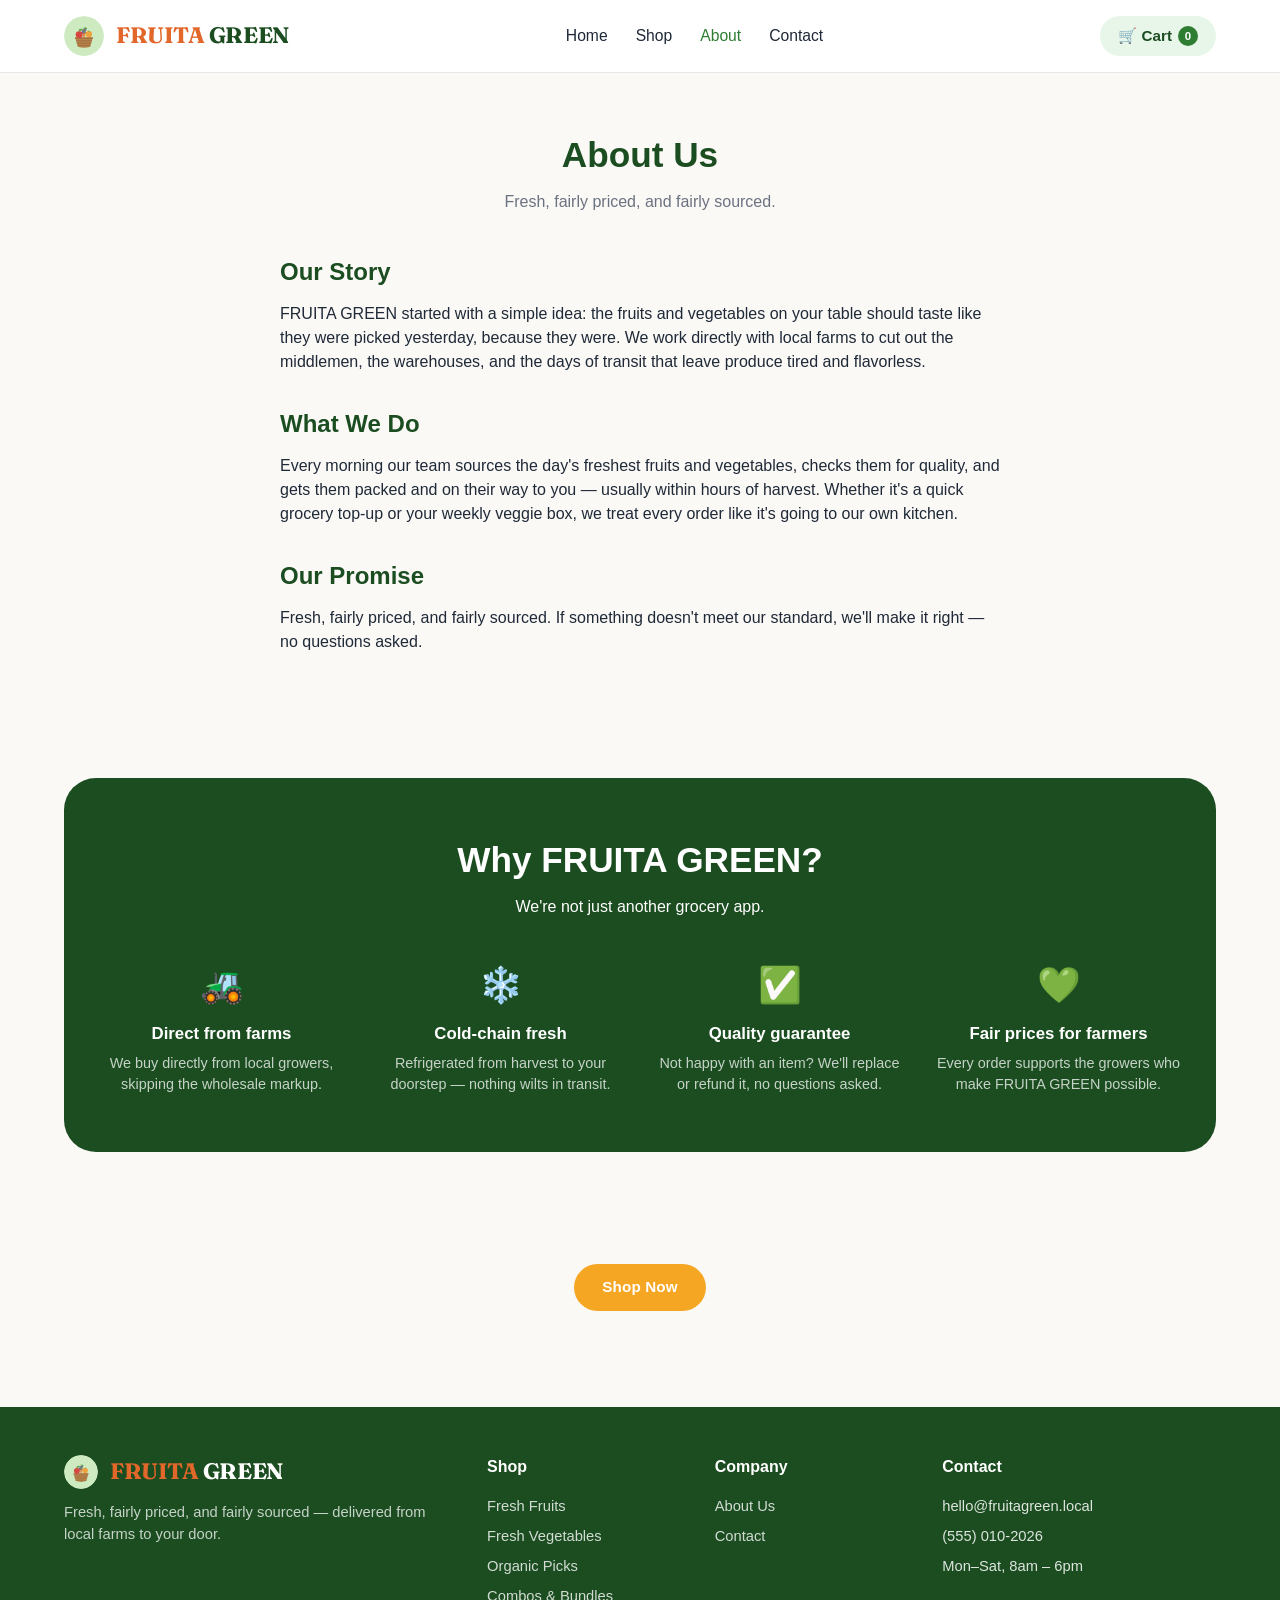
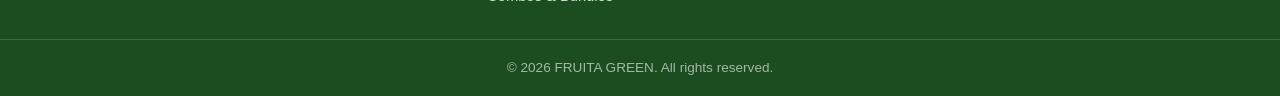
<file: about.html>
<!DOCTYPE html>
<html lang="en">
<head>
<meta charset="UTF-8">
<meta name="viewport" content="width=device-width, initial-scale=1.0">
<title>About Us — FRUITA GREEN</title>
<meta name="description" content="FRUITA GREEN sources the freshest fruits and vegetables directly from local farms.">
<link rel="icon" type="image/svg+xml" href="assets/logo-icon.svg">
<link rel="preconnect" href="https://fonts.googleapis.com">
<link href="https://fonts.googleapis.com/css2?family=Fraunces:wght@700&display=swap" rel="stylesheet">
<link rel="stylesheet" href="styles.css">
</head>
<body>

<header class="site-header">
	<div class="site-header__inner">
		<a href="index.html" class="site-logo">
			<img src="assets/logo-icon.svg" alt="" class="site-logo-icon" width="40" height="40">
			<span class="site-logo-text"><span class="accent">FRUITA</span> <span class="primary">GREEN</span></span>
		</a>
		<nav class="main-navigation">
			<ul>
				<li><a href="index.html">Home</a></li>
				<li><a href="shop.html">Shop</a></li>
				<li><a href="about.html" class="active">About</a></li>
				<li><a href="contact.html">Contact</a></li>
			</ul>
		</nav>
		<div class="header-actions">
			<button type="button" class="cart-toggle" aria-label="Open cart">🛒 Cart <span class="cart-count">0</span></button>
			<button type="button" class="nav-toggle" aria-label="Toggle menu">☰</button>
		</div>
	</div>
</header>

<main>
	<section class="fg-section">
		<div class="fg-section__header">
			<h2>About Us</h2>
			<p>Fresh, fairly priced, and fairly sourced.</p>
		</div>

		<div class="fg-prose">
			<h2>Our Story</h2>
			<p>FRUITA GREEN started with a simple idea: the fruits and vegetables on your table should taste like they were picked yesterday, because they were. We work directly with local farms to cut out the middlemen, the warehouses, and the days of transit that leave produce tired and flavorless.</p>

			<h2>What We Do</h2>
			<p>Every morning our team sources the day's freshest fruits and vegetables, checks them for quality, and gets them packed and on their way to you — usually within hours of harvest. Whether it's a quick grocery top-up or your weekly veggie box, we treat every order like it's going to our own kitchen.</p>

			<h2>Our Promise</h2>
			<p>Fresh, fairly priced, and fairly sourced. If something doesn't meet our standard, we'll make it right — no questions asked.</p>
		</div>
	</section>

	<section class="fg-section">
		<div class="fg-why">
			<div class="fg-section__header">
				<h2>Why FRUITA GREEN?</h2>
				<p>We're not just another grocery app.</p>
			</div>
			<div class="fg-why-grid">
				<div class="fg-why-item">
					<span class="fg-why-item__icon">🚜</span>
					<h3>Direct from farms</h3>
					<p>We buy directly from local growers, skipping the wholesale markup.</p>
				</div>
				<div class="fg-why-item">
					<span class="fg-why-item__icon">❄️</span>
					<h3>Cold-chain fresh</h3>
					<p>Refrigerated from harvest to your doorstep — nothing wilts in transit.</p>
				</div>
				<div class="fg-why-item">
					<span class="fg-why-item__icon">✅</span>
					<h3>Quality guarantee</h3>
					<p>Not happy with an item? We'll replace or refund it, no questions asked.</p>
				</div>
				<div class="fg-why-item">
					<span class="fg-why-item__icon">💚</span>
					<h3>Fair prices for farmers</h3>
					<p>Every order supports the growers who make FRUITA GREEN possible.</p>
				</div>
			</div>
		</div>
	</section>

	<section class="fg-section" style="text-align:center;">
		<a class="button alt" href="shop.html">Shop Now</a>
	</section>
</main>

<footer class="site-footer">
	<div class="container">
		<div>
			<a href="index.html" class="site-logo footer-logo">
				<img src="assets/logo-icon.svg" alt="" class="site-logo-icon" width="34" height="34">
				<span class="site-logo-text"><span class="accent">FRUITA</span> <span class="primary">GREEN</span></span>
			</a>
			<p style="margin-top:12px;">Fresh, fairly priced, and fairly sourced — delivered from local farms to your door.</p>
		</div>
		<div>
			<h4>Shop</h4>
			<ul>
				<li><a href="shop.html?cat=fresh-fruits">Fresh Fruits</a></li>
				<li><a href="shop.html?cat=fresh-vegetables">Fresh Vegetables</a></li>
				<li><a href="shop.html?cat=organic-picks">Organic Picks</a></li>
				<li><a href="shop.html?cat=combos-bundles">Combos &amp; Bundles</a></li>
			</ul>
		</div>
		<div>
			<h4>Company</h4>
			<ul>
				<li><a href="about.html">About Us</a></li>
				<li><a href="contact.html">Contact</a></li>
			</ul>
		</div>
		<div>
			<h4>Contact</h4>
			<ul>
				<li>hello@fruitagreen.local</li>
				<li>(555) 010-2026</li>
				<li>Mon–Sat, 8am – 6pm</li>
			</ul>
		</div>
	</div>
	<div class="footer-bottom">&copy; 2026 FRUITA GREEN. All rights reserved.</div>
</footer>

<div class="cart-overlay"></div>
<div class="cart-drawer">
	<div class="cart-drawer__header">
		<h3>Your Cart</h3>
		<button type="button" class="cart-drawer__close" aria-label="Close cart">&times;</button>
	</div>
	<div class="cart-drawer__items"></div>
	<div class="cart-drawer__footer">
		<div class="cart-drawer__subtotal"><span>Subtotal</span><span class="cart-drawer__subtotal-value">$0.00</span></div>
		<button type="button" class="button alt cart-drawer__checkout">Place Order</button>
		<p class="cart-confirm">Thanks! This is a demo storefront, so no payment is taken here — call <strong>(555) 010-2026</strong> or email <strong>hello@fruitagreen.local</strong> with your cart and we'll confirm delivery.</p>
	</div>
</div>
<div class="toast"></div>

<script src="products.js"></script>
<script src="script.js"></script>
</body>
</html>
</file>
<file: styles.css>
/* FRUITA GREEN — static site styles, built from the brand tokens in
   wordpress/wp-content/themes/fruitagreen-child/style.css */

:root {
	--fg-green-900: #1B4D20;
	--fg-green-700: #2E7D32;
	--fg-green-500: #4CAF50;
	--fg-green-200: #C8E6C9;
	--fg-green-100: #E8F5E9;
	--fg-orange: #F5A623;
	--fg-orange-dark: #D98A0A;
	--fg-cream: #FAF9F6;
	--fg-white: #FFFFFF;
	--fg-text: #1F2937;
	--fg-text-muted: #6B7280;
	--fg-border: #E5E7EB;
	--fg-radius: 14px;
	--fg-radius-sm: 8px;
	--fg-shadow: 0 4px 16px rgba(27, 77, 32, 0.08);
	--fg-font-heading: 'Poppins', -apple-system, BlinkMacSystemFont, sans-serif;
	--fg-font-body: 'Inter', -apple-system, BlinkMacSystemFont, sans-serif;
}

* { box-sizing: border-box; }
html { scroll-behavior: smooth; }
body {
	margin: 0;
	font-family: var(--fg-font-body);
	color: var(--fg-text);
	background: var(--fg-cream);
	line-height: 1.5;
}
img { max-width: 100%; }
a { color: var(--fg-green-700); text-decoration: none; }
a:hover { color: var(--fg-orange-dark); }
h1, h2, h3, h4 {
	font-family: var(--fg-font-heading);
	font-weight: 600;
	color: var(--fg-green-900);
	margin: 0 0 12px;
}
p { margin: 0 0 12px; color: var(--fg-text); }
ul { margin: 0; padding: 0; list-style: none; }

.container { max-width: 1200px; margin: 0 auto; padding: 0 24px; }

/* Buttons */
.button {
	display: inline-block;
	background: var(--fg-green-700);
	color: var(--fg-white);
	border: none;
	border-radius: 999px;
	padding: 12px 28px;
	font-weight: 600;
	font-size: 0.95em;
	letter-spacing: 0.01em;
	cursor: pointer;
	transition: background 0.2s ease, transform 0.15s ease;
}
.button:hover { background: var(--fg-orange); color: var(--fg-white); transform: translateY(-1px); }
.button.alt { background: var(--fg-orange); }
.button.alt:hover { background: var(--fg-orange-dark); }
.button.outline { background: transparent; color: var(--fg-green-700); border: 2px solid var(--fg-green-700); padding: 10px 26px; }
.button.outline:hover { background: var(--fg-green-700); color: var(--fg-white); }
.button.small { padding: 8px 18px; font-size: 0.85em; }
.button:disabled { opacity: 0.6; cursor: not-allowed; transform: none; }

/* Header */
.site-header {
	background: var(--fg-white);
	border-bottom: 1px solid var(--fg-border);
	position: sticky;
	top: 0;
	z-index: 50;
}
.site-header__inner {
	display: flex;
	align-items: center;
	justify-content: space-between;
	padding: 16px 24px;
	max-width: 1200px;
	margin: 0 auto;
	gap: 16px;
}
.site-logo {
	display: flex;
	align-items: center;
	gap: 12px;
	white-space: nowrap;
}
.site-logo-icon {
	width: 40px;
	height: 40px;
	border-radius: 50%;
	flex-shrink: 0;
	display: block;
}
.site-logo-text {
	font-family: 'Fraunces', var(--fg-font-heading);
	font-size: 1.4em;
	font-weight: 700;
	letter-spacing: -0.02em;
}
.site-logo-text .accent { color: #E2672B; }
.site-logo-text .primary { color: var(--fg-green-900); }
.footer-logo .site-logo-icon { width: 34px; height: 34px; }
.footer-logo .site-logo-text .primary { color: var(--fg-white); }

.main-navigation ul { display: flex; gap: 28px; }
.main-navigation a {
	font-weight: 500;
	color: var(--fg-text);
	font-size: 0.98em;
}
.main-navigation a:hover, .main-navigation a.active { color: var(--fg-green-700); }

.header-actions { display: flex; align-items: center; gap: 12px; }
.nav-toggle {
	display: none;
	background: none;
	border: none;
	font-size: 1.5em;
	cursor: pointer;
	color: var(--fg-green-900);
}

.cart-toggle {
	position: relative;
	background: var(--fg-green-100);
	border: none;
	border-radius: 999px;
	padding: 10px 18px;
	font-weight: 600;
	color: var(--fg-green-900);
	cursor: pointer;
	font-size: 0.95em;
	display: flex;
	align-items: center;
	gap: 6px;
}
.cart-toggle:hover { background: var(--fg-green-200); }
.cart-count {
	background: var(--fg-green-700);
	color: var(--fg-white);
	border-radius: 999px;
	min-width: 20px;
	height: 20px;
	font-size: 0.75em;
	display: inline-flex;
	align-items: center;
	justify-content: center;
	padding: 0 5px;
}

/* Hero */
.fg-hero {
	background: linear-gradient(135deg, var(--fg-green-100) 0%, var(--fg-cream) 60%);
	padding: 72px 24px;
	text-align: center;
	border-radius: 0 0 32px 32px;
}
.fg-hero__eyebrow {
	display: inline-block;
	background: var(--fg-green-200);
	color: var(--fg-green-900);
	font-weight: 600;
	font-size: 0.8em;
	padding: 6px 16px;
	border-radius: 999px;
	margin-bottom: 16px;
}
.fg-hero__title {
	font-size: clamp(2rem, 4vw, 3.2rem);
	margin: 0 0 16px;
	line-height: 1.15;
}
.fg-hero__title span { color: var(--fg-green-700); }
.fg-hero__subtitle {
	max-width: 560px;
	margin: 0 auto 32px;
	color: var(--fg-text-muted);
	font-size: 1.1em;
}
.fg-hero__actions .button { margin: 0 8px; }

/* Trust strip */
.fg-trust {
	display: flex;
	flex-wrap: wrap;
	justify-content: center;
	gap: 32px;
	padding: 32px 24px;
	background: var(--fg-white);
	text-align: center;
}
.fg-trust__item { max-width: 200px; }
.fg-trust__icon { font-size: 2rem; display: block; margin-bottom: 8px; }
.fg-trust__label { font-weight: 600; color: var(--fg-green-900); display: block; }
.fg-trust__desc { font-size: 0.85em; color: var(--fg-text-muted); margin: 0; }

/* Section shell */
.fg-section { padding: 56px 24px; max-width: 1200px; margin: 0 auto; }
.fg-section__header { text-align: center; max-width: 560px; margin: 0 auto 40px; }
.fg-section__header h2 { font-size: clamp(1.6rem, 3vw, 2.2rem); margin-bottom: 8px; }
.fg-section__header p { color: var(--fg-text-muted); margin: 0; }

/* Category tiles */
.fg-categories {
	display: grid;
	grid-template-columns: repeat(auto-fit, minmax(220px, 1fr));
	gap: 24px;
}
.fg-category-card {
	background: var(--fg-white);
	border-radius: var(--fg-radius);
	padding: 28px 20px;
	text-align: center;
	box-shadow: var(--fg-shadow);
	transition: transform 0.2s ease, box-shadow 0.2s ease;
	display: block;
	border: 2px solid transparent;
	cursor: pointer;
}
.fg-category-card:hover, .fg-category-card.active {
	transform: translateY(-4px);
	box-shadow: 0 10px 24px rgba(27, 77, 32, 0.14);
}
.fg-category-card.active { border-color: var(--fg-green-500); }
.fg-category-card__icon { display: block; margin: 0 auto 12px; width: 64px; height: 64px; border-radius: 50%; overflow: hidden; }
.fg-category-card__icon img { width: 100%; height: 100%; object-fit: cover; display: block; }
.fg-category-card__title { font-family: var(--fg-font-heading); font-weight: 600; color: var(--fg-green-900); display: block; margin-bottom: 4px; }
.fg-category-card__count { font-size: 0.85em; color: var(--fg-text-muted); }

/* Shop filter tabs */
.fg-filters {
	display: flex;
	flex-wrap: wrap;
	gap: 10px;
	justify-content: center;
	margin-bottom: 36px;
}
.fg-filter-btn {
	background: var(--fg-white);
	border: 1px solid var(--fg-border);
	color: var(--fg-text);
	border-radius: 999px;
	padding: 8px 20px;
	font-weight: 500;
	cursor: pointer;
	font-size: 0.9em;
}
.fg-filter-btn:hover { border-color: var(--fg-green-500); }
.fg-filter-btn.active { background: var(--fg-green-700); color: var(--fg-white); border-color: var(--fg-green-700); }

/* Product grid */
.products-grid {
	display: grid;
	grid-template-columns: repeat(auto-fill, minmax(230px, 1fr));
	gap: 24px;
}
.product-card {
	background: var(--fg-white);
	border-radius: var(--fg-radius);
	padding: 20px;
	box-shadow: var(--fg-shadow);
	position: relative;
	transition: transform 0.2s ease;
	display: flex;
	flex-direction: column;
}
.product-card:hover { transform: translateY(-4px); }
.product-card__media {
	background: var(--fg-green-100);
	border-radius: var(--fg-radius-sm);
	height: 120px;
	overflow: hidden;
	margin-bottom: 14px;
}
.product-card__media img { width: 100%; height: 100%; object-fit: cover; display: block; }
.product-card__cat { font-size: 0.75em; color: var(--fg-text-muted); text-transform: uppercase; letter-spacing: 0.04em; margin-bottom: 4px; }
.product-card__title { font-size: 1.02em; margin-bottom: 6px; }
.product-card__desc { font-size: 0.85em; color: var(--fg-text-muted); margin-bottom: 10px; flex-grow: 1; }
.product-card__price { color: var(--fg-green-700); font-weight: 700; margin-bottom: 14px; font-size: 1.05em; }
.product-card__price .was { color: var(--fg-text-muted); text-decoration: line-through; font-weight: 500; margin-right: 8px; font-size: 0.9em; }
.product-card__price .now { color: var(--fg-orange-dark); }
.product-card__actions { display: flex; }
.product-card__actions .button { width: 100%; text-align: center; }

.fg-badge {
	position: absolute;
	top: 12px;
	left: 12px;
	background: var(--fg-green-700);
	color: #fff;
	font-size: 0.7em;
	font-weight: 700;
	padding: 4px 10px;
	border-radius: 999px;
	z-index: 2;
	text-transform: uppercase;
	letter-spacing: 0.03em;
}
.fg-badge--organic { background: var(--fg-green-500); }
.fg-badge--sale { background: var(--fg-orange); }

/* Why us */
.fg-why { background: var(--fg-green-900); color: var(--fg-white); border-radius: 32px; padding: 56px 32px; }
.fg-why .fg-section__header h2, .fg-why .fg-section__header p { color: var(--fg-white); }
.fg-why-grid { display: grid; grid-template-columns: repeat(auto-fit, minmax(200px, 1fr)); gap: 28px; }
.fg-why-item { text-align: center; }
.fg-why-item__icon { font-size: 2.2rem; display: block; margin-bottom: 10px; }
.fg-why-item h3 { color: var(--fg-white); font-size: 1.05em; margin-bottom: 6px; }
.fg-why-item p { color: rgba(255,255,255,0.75); font-size: 0.9em; margin: 0; }

/* Newsletter */
.fg-newsletter { background: var(--fg-orange); border-radius: 32px; padding: 48px 32px; text-align: center; color: var(--fg-white); }
.fg-newsletter h2 { color: var(--fg-white); margin-bottom: 8px; }
.fg-newsletter p { color: rgba(255,255,255,0.9); margin-bottom: 24px; }
.fg-newsletter-form { display: flex; justify-content: center; gap: 8px; flex-wrap: wrap; }
.fg-newsletter-form input[type="email"] { padding: 12px 20px; border-radius: 999px; border: none; min-width: 260px; font-family: var(--fg-font-body); }
.fg-newsletter-form .button { background: var(--fg-green-900); }
.fg-newsletter-form .button:hover { background: var(--fg-green-700); }

/* About / Contact content blocks */
.fg-prose { max-width: 720px; margin: 0 auto; }
.fg-prose h2 { margin-top: 32px; }
.fg-prose h2:first-child { margin-top: 0; }
.fg-contact-grid { display: grid; grid-template-columns: 1fr 1fr; gap: 48px; align-items: start; }
.fg-contact-info { background: var(--fg-white); border-radius: var(--fg-radius); padding: 28px; box-shadow: var(--fg-shadow); }
.fg-contact-info li { display: flex; gap: 10px; margin-bottom: 14px; align-items: flex-start; }
.fg-contact-info li:last-child { margin-bottom: 0; }
.fg-contact-info .icon { font-size: 1.2em; }
.fg-form { background: var(--fg-white); border-radius: var(--fg-radius); padding: 28px; box-shadow: var(--fg-shadow); }
.fg-form label { display: block; font-weight: 600; margin-bottom: 6px; font-size: 0.9em; }
.fg-form input, .fg-form textarea {
	width: 100%;
	padding: 10px 14px;
	border: 1px solid var(--fg-border);
	border-radius: var(--fg-radius-sm);
	font-family: var(--fg-font-body);
	margin-bottom: 18px;
	font-size: 0.95em;
}
.fg-form input:focus, .fg-form textarea:focus { outline: 2px solid var(--fg-green-500); border-color: transparent; }
.fg-form-note { font-size: 0.85em; color: var(--fg-text-muted); margin-top: 12px; }

/* Footer */
.site-footer { background: var(--fg-green-900); color: rgba(255,255,255,0.85); margin-top: 40px; }
.site-footer .container { padding: 48px 24px 24px; display: grid; grid-template-columns: 2fr 1fr 1fr 1.4fr; gap: 32px; }
.site-footer h4 { color: var(--fg-white); font-size: 1em; margin-bottom: 16px; }
.site-footer a { color: rgba(255,255,255,0.8); }
.site-footer a:hover { color: var(--fg-orange); }
.site-footer li { margin-bottom: 8px; font-size: 0.92em; }
.site-footer p { color: rgba(255,255,255,0.75); font-size: 0.92em; }
.footer-bottom { border-top: 1px solid rgba(255,255,255,0.15); text-align: center; padding: 18px 24px; font-size: 0.85em; color: rgba(255,255,255,0.6); }

/* Cart drawer */
.cart-overlay {
	position: fixed; inset: 0; background: rgba(0,0,0,0.4); z-index: 90;
	opacity: 0; pointer-events: none; transition: opacity 0.2s ease;
}
.cart-overlay.open { opacity: 1; pointer-events: auto; }
.cart-drawer {
	position: fixed; top: 0; right: -420px; width: 380px; max-width: 92vw; height: 100%;
	background: var(--fg-white); z-index: 91; box-shadow: -8px 0 24px rgba(0,0,0,0.15);
	transition: right 0.25s ease; display: flex; flex-direction: column;
}
.cart-drawer.open { right: 0; }
.cart-drawer__header { display: flex; justify-content: space-between; align-items: center; padding: 20px 24px; border-bottom: 1px solid var(--fg-border); }
.cart-drawer__header h3 { margin: 0; }
.cart-drawer__close { background: none; border: none; font-size: 1.4em; cursor: pointer; color: var(--fg-text-muted); }
.cart-drawer__items { flex: 1; overflow-y: auto; padding: 16px 24px; }
.cart-item { display: flex; gap: 12px; padding: 14px 0; border-bottom: 1px solid var(--fg-border); align-items: center; }
.cart-item__icon { width: 44px; height: 44px; background: var(--fg-green-100); border-radius: var(--fg-radius-sm); overflow: hidden; flex-shrink: 0; }
.cart-item__icon img { width: 100%; height: 100%; object-fit: cover; display: block; }
.cart-item__body { flex: 1; min-width: 0; }
.cart-item__title { font-weight: 600; font-size: 0.92em; margin-bottom: 2px; }
.cart-item__price { font-size: 0.85em; color: var(--fg-text-muted); }
.cart-item__qty { display: flex; align-items: center; gap: 8px; margin-top: 6px; }
.cart-item__qty button { width: 24px; height: 24px; border-radius: 50%; border: 1px solid var(--fg-border); background: var(--fg-white); cursor: pointer; line-height: 1; }
.cart-item__remove { background: none; border: none; color: var(--fg-text-muted); cursor: pointer; font-size: 0.8em; text-decoration: underline; }
.cart-drawer__footer { padding: 20px 24px; border-top: 1px solid var(--fg-border); }
.cart-drawer__subtotal { display: flex; justify-content: space-between; font-weight: 700; margin-bottom: 16px; font-size: 1.05em; }
.cart-empty { text-align: center; color: var(--fg-text-muted); padding: 40px 0; }
.cart-drawer__footer .button { width: 100%; text-align: center; }
.cart-confirm { display: none; background: var(--fg-green-100); color: var(--fg-green-900); border-radius: var(--fg-radius-sm); padding: 12px; font-size: 0.85em; margin-top: 12px; }
.cart-confirm.show { display: block; }

.toast {
	position: fixed; bottom: 24px; left: 50%; transform: translateX(-50%) translateY(20px);
	background: var(--fg-green-900); color: var(--fg-white); padding: 12px 24px; border-radius: 999px;
	font-size: 0.9em; z-index: 100; opacity: 0; pointer-events: none; transition: all 0.25s ease;
}
.toast.show { opacity: 1; transform: translateX(-50%) translateY(0); }

/* Responsive */
@media (max-width: 900px) {
	.fg-contact-grid { grid-template-columns: 1fr; }
	.site-footer .container { grid-template-columns: 1fr 1fr; }
}
@media (max-width: 768px) {
	.fg-hero { padding: 48px 20px; border-radius: 0 0 24px 24px; }
	.fg-section { padding: 40px 20px; }
	.fg-why, .fg-newsletter { border-radius: 20px; }
	.nav-toggle { display: block; }
	.main-navigation {
		position: absolute; top: 100%; left: 0; right: 0; background: var(--fg-white);
		border-bottom: 1px solid var(--fg-border); display: none; box-shadow: 0 8px 16px rgba(0,0,0,0.06);
	}
	.main-navigation.open { display: block; }
	.main-navigation ul { flex-direction: column; padding: 16px 24px; gap: 16px; }
	.site-footer .container { grid-template-columns: 1fr; }
}
</file>
